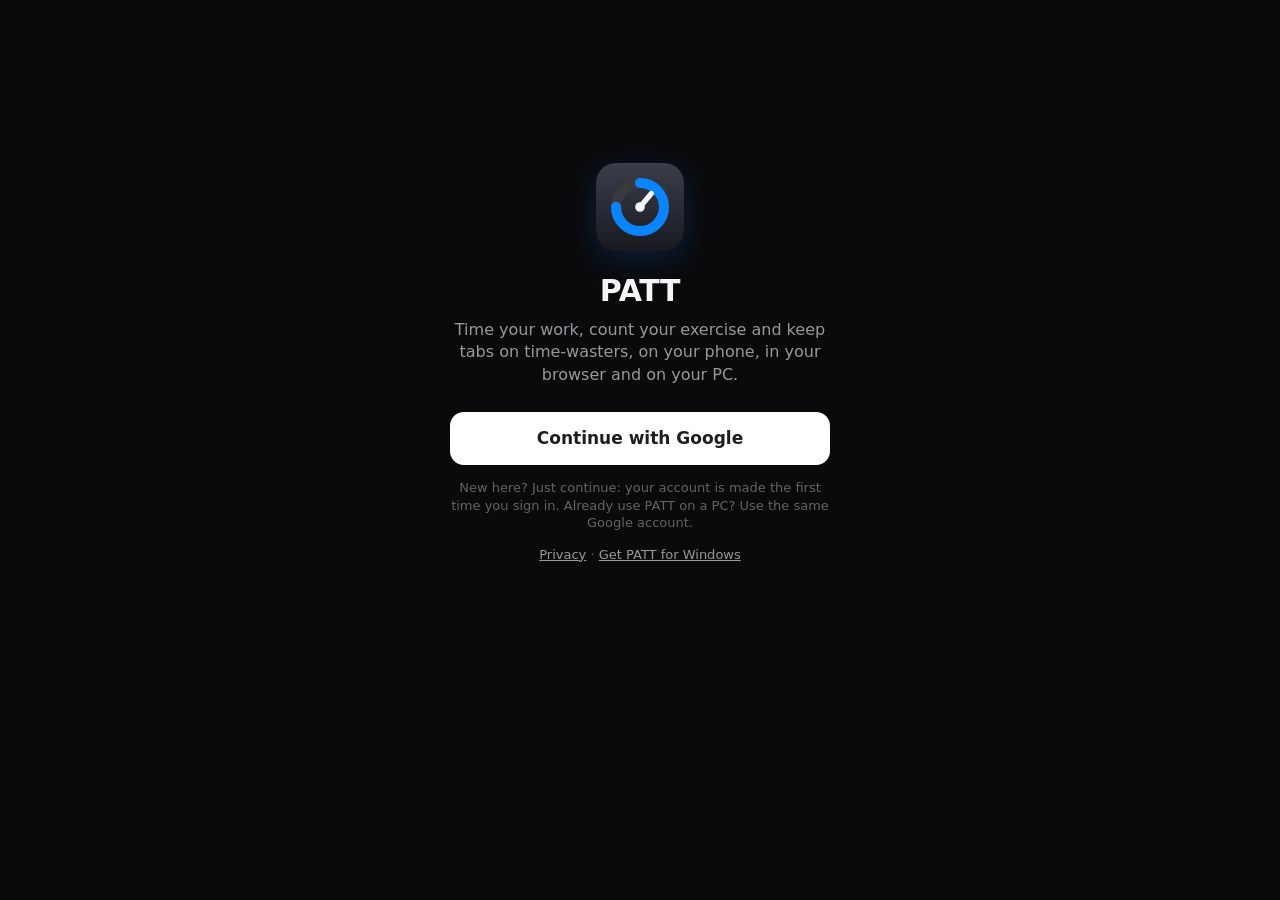
<file: index.html>
<!doctype html>
<html lang="en">
<head>
  <meta charset="utf-8">
  <meta name="viewport" content="width=device-width, initial-scale=1, viewport-fit=cover">
  <meta name="apple-mobile-web-app-capable" content="yes">
  <meta name="mobile-web-app-capable" content="yes">
  <meta name="apple-mobile-web-app-status-bar-style" content="black-translucent">
  <meta name="apple-mobile-web-app-title" content="PATT">
  <meta name="theme-color" content="#0a0a0c">
  <meta name="color-scheme" content="dark">
  <title>PATT</title>
  <link rel="manifest" href="manifest.webmanifest">
  <link rel="apple-touch-icon" href="[data-uri]">
  <link rel="icon" type="image/svg+xml" href="icon.svg">
  <link rel="stylesheet" href="styles.css">
</head>
<body>
  <main id="app" aria-live="polite"></main>
  <div id="sheet" class="sheet hidden" role="dialog" aria-modal="true"></div>
  <div id="toast" class="toast hidden" role="status"></div>
  <script type="module" src="app.js"></script>
</body>
</html>
</file>
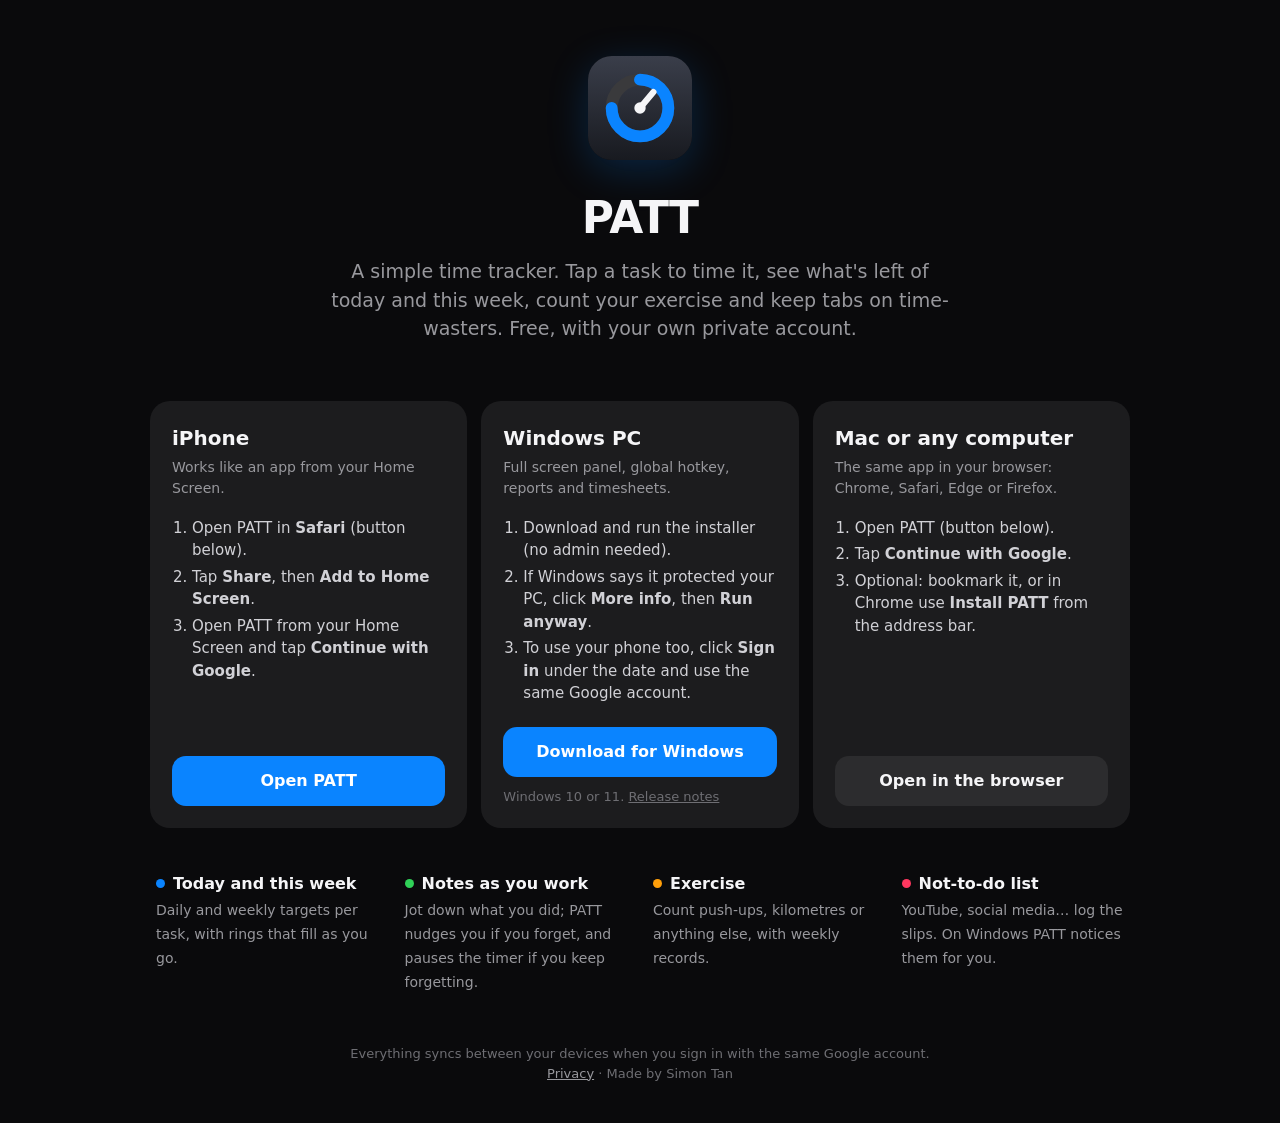
<file: get/index.html>
<!doctype html>
<html lang="en">
<head>
  <meta charset="utf-8">
  <meta name="viewport" content="width=device-width, initial-scale=1, viewport-fit=cover">
  <meta name="color-scheme" content="dark">
  <meta name="theme-color" content="#0a0a0c">
  <title>Get PATT</title>
  <meta name="description" content="PATT: a simple time tracker for your iPhone, your browser and your Windows PC.">
  <link rel="icon" type="image/svg+xml" href="../icon.svg">
  <style>
    :root { --bg: #0a0a0c; --card: #1c1c1e; --tile: #2c2c2e; --text: #f5f5f7; --muted: #98989d;
            --faint: #6e6e73; --accent: #0a84ff; --good: #30d158; --warn: #ff9f0a; }
    * { box-sizing: border-box; }
    body { margin: 0; background: var(--bg); color: var(--text);
           font: 16px/1.5 -apple-system, BlinkMacSystemFont, "SF Pro Text", "Segoe UI", system-ui, sans-serif;
           padding: max(20px, env(safe-area-inset-top)) 16px 40px; }
    main { max-width: 980px; margin: 0 auto; }
    .hero { text-align: center; padding: 36px 0 28px; }
    .hero img { width: 104px; height: 104px; border-radius: 24px; box-shadow: 0 10px 40px rgba(10,132,255,.22); }
    h1 { font-size: 44px; letter-spacing: -.02em; margin: 18px 0 6px; }
    .lead { color: var(--muted); font-size: 19px; max-width: 620px; margin: 0 auto; }
    .grid { display: grid; grid-template-columns: repeat(auto-fit, minmax(270px, 1fr)); gap: 14px; margin-top: 30px; }
    .card { background: var(--card); border-radius: 20px; padding: 22px; display: flex; flex-direction: column; }
    .card h2 { font-size: 20px; margin: 0 0 4px; }
    .card .sub { color: var(--muted); font-size: 14px; margin: 0 0 14px; }
    ol { margin: 0 0 18px; padding-left: 20px; color: #d1d1d6; font-size: 15px; }
    ol li { margin: 4px 0; }
    .btn { margin-top: auto; display: block; text-align: center; text-decoration: none; background: var(--accent);
           color: white; font-weight: 600; padding: 13px; border-radius: 14px; }
    .btn.sec { background: var(--tile); color: var(--text); }
    .note { color: var(--faint); font-size: 13px; margin: 10px 0 0; }
    .feats { display: grid; grid-template-columns: repeat(auto-fit, minmax(220px, 1fr)); gap: 14px; margin-top: 40px; }
    .feat { padding: 4px 6px; }
    .feat b { display: block; font-size: 16px; margin-bottom: 2px; }
    .feat span { color: var(--muted); font-size: 14px; }
    .dot { display: inline-block; width: 9px; height: 9px; border-radius: 50%; margin-right: 8px; vertical-align: 1px; }
    footer { text-align: center; color: var(--faint); font-size: 13px; margin-top: 46px; }
    footer a { color: var(--muted); }
    kbd { background: var(--tile); border-radius: 6px; padding: 1px 6px; font: inherit; font-size: 13px; }
  </style>
</head>
<body>
<main>
  <section class="hero">
    <img src="../icon.svg" alt="">
    <h1>PATT</h1>
    <p class="lead">A simple time tracker. Tap a task to time it, see what's left of today and this week,
      count your exercise and keep tabs on time-wasters. Free, with your own private account.</p>
  </section>

  <section class="grid">
    <div class="card">
      <h2>iPhone</h2>
      <p class="sub">Works like an app from your Home Screen.</p>
      <ol>
        <li>Open PATT in <b>Safari</b> (button below).</li>
        <li>Tap <b>Share</b>, then <b>Add to Home Screen</b>.</li>
        <li>Open PATT from your Home Screen and tap <b>Continue with Google</b>.</li>
      </ol>
      <a class="btn" href="../">Open PATT</a>
    </div>
    <div class="card">
      <h2>Windows PC</h2>
      <p class="sub">Full screen panel, global hotkey, reports and timesheets.</p>
      <ol>
        <li>Download and run the installer (no admin needed).</li>
        <li>If Windows says it protected your PC, click <b>More info</b>, then <b>Run anyway</b>.</li>
        <li>To use your phone too, click <b>Sign in</b> under the date and use the same Google account.</li>
      </ol>
      <a class="btn" href="https://github.com/simongtan/patt/releases/latest/download/PATT-Setup.exe">Download for Windows</a>
      <p class="note">Windows 10 or 11. <a href="https://github.com/simongtan/patt/releases/latest" style="color:inherit">Release notes</a></p>
    </div>
    <div class="card">
      <h2>Mac or any computer</h2>
      <p class="sub">The same app in your browser: Chrome, Safari, Edge or Firefox.</p>
      <ol>
        <li>Open PATT (button below).</li>
        <li>Tap <b>Continue with Google</b>.</li>
        <li>Optional: bookmark it, or in Chrome use <b>Install PATT</b> from the address bar.</li>
      </ol>
      <a class="btn sec" href="../">Open in the browser</a>
    </div>
  </section>

  <section class="feats">
    <div class="feat"><b><span class="dot" style="background:#0a84ff"></span>Today and this week</b>
      <span>Daily and weekly targets per task, with rings that fill as you go.</span></div>
    <div class="feat"><b><span class="dot" style="background:#30d158"></span>Notes as you work</b>
      <span>Jot down what you did; PATT nudges you if you forget, and pauses the timer if you keep forgetting.</span></div>
    <div class="feat"><b><span class="dot" style="background:#ff9f0a"></span>Exercise</b>
      <span>Count push-ups, kilometres or anything else, with weekly records.</span></div>
    <div class="feat"><b><span class="dot" style="background:#ff375f"></span>Not-to-do list</b>
      <span>YouTube, social media&hellip; log the slips. On Windows PATT notices them for you.</span></div>
  </section>

  <footer>
    Everything syncs between your devices when you sign in with the same Google account.<br>
    <a href="../privacy.html">Privacy</a> &middot; Made by Simon Tan
  </footer>
</main>
</body>
</html>
</file>
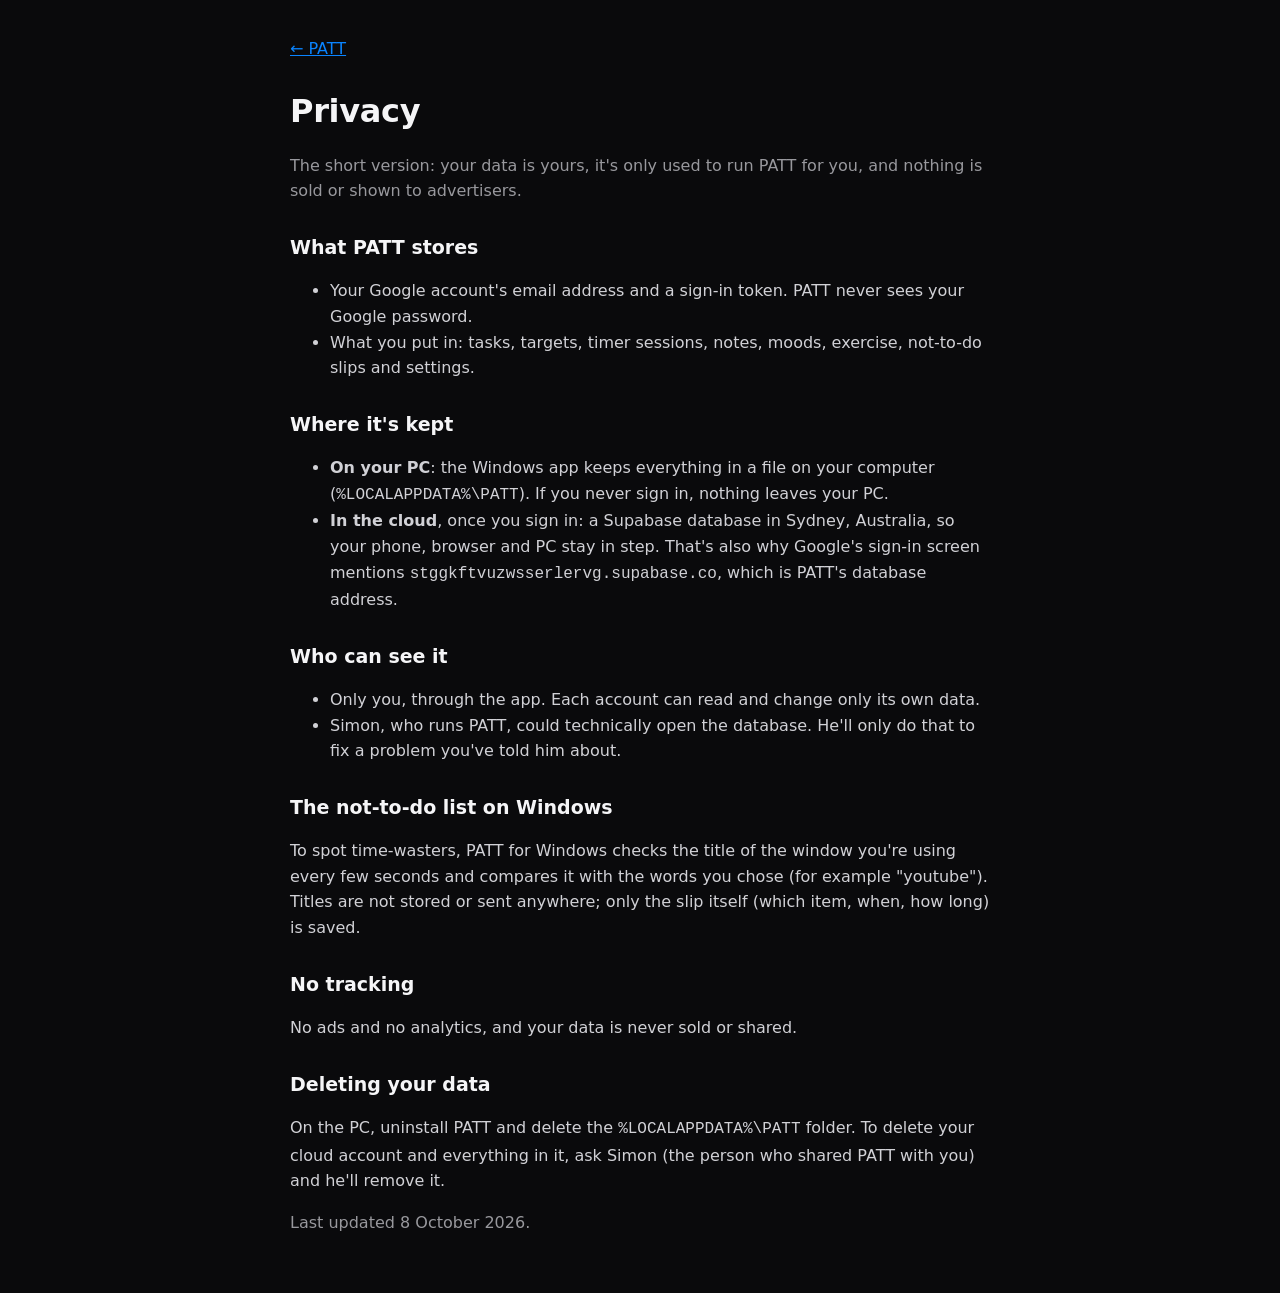
<file: privacy.html>
<!doctype html>
<html lang="en">
<head>
  <meta charset="utf-8">
  <meta name="viewport" content="width=device-width, initial-scale=1, viewport-fit=cover">
  <meta name="color-scheme" content="dark">
  <title>PATT privacy</title>
  <link rel="icon" type="image/svg+xml" href="icon.svg">
  <style>
    body { margin: 0; background: #0a0a0c; color: #f5f5f7; padding: max(20px, env(safe-area-inset-top)) 16px 48px;
           font: 16px/1.6 -apple-system, BlinkMacSystemFont, "SF Pro Text", "Segoe UI", system-ui, sans-serif; }
    main { max-width: 700px; margin: 0 auto; }
    h1 { font-size: 32px; letter-spacing: -.01em; margin: 24px 0 4px; }
    h2 { font-size: 19px; margin: 28px 0 6px; }
    p, li { color: #d1d1d6; }
    .muted { color: #98989d; }
    a { color: #0a84ff; }
  </style>
</head>
<body>
<main>
  <p><a href="get/">&larr; PATT</a></p>
  <h1>Privacy</h1>
  <p class="muted">The short version: your data is yours, it's only used to run PATT for you, and nothing is sold or shown to advertisers.</p>

  <h2>What PATT stores</h2>
  <ul>
    <li>Your Google account's email address and a sign-in token. PATT never sees your Google password.</li>
    <li>What you put in: tasks, targets, timer sessions, notes, moods, exercise, not-to-do slips and settings.</li>
  </ul>

  <h2>Where it's kept</h2>
  <ul>
    <li><b>On your PC</b>: the Windows app keeps everything in a file on your computer
      (<code>%LOCALAPPDATA%\PATT</code>). If you never sign in, nothing leaves your PC.</li>
    <li><b>In the cloud</b>, once you sign in: a Supabase database in Sydney, Australia, so your phone,
      browser and PC stay in step. That's also why Google's sign-in screen mentions
      <code>stggkftvuzwsserlervg.supabase.co</code>, which is PATT's database address.</li>
  </ul>

  <h2>Who can see it</h2>
  <ul>
    <li>Only you, through the app. Each account can read and change only its own data.</li>
    <li>Simon, who runs PATT, could technically open the database. He'll only do that to fix a problem you've told him about.</li>
  </ul>

  <h2>The not-to-do list on Windows</h2>
  <p>To spot time-wasters, PATT for Windows checks the title of the window you're using every few seconds and
    compares it with the words you chose (for example "youtube"). Titles are not stored or sent anywhere; only the slip
    itself (which item, when, how long) is saved.</p>

  <h2>No tracking</h2>
  <p>No ads and no analytics, and your data is never sold or shared.</p>

  <h2>Deleting your data</h2>
  <p>On the PC, uninstall PATT and delete the <code>%LOCALAPPDATA%\PATT</code> folder. To delete your cloud account and
    everything in it, ask Simon (the person who shared PATT with you) and he'll remove it.</p>

  <p class="muted">Last updated 8 October 2026.</p>
</main>
</body>
</html>
</file>
<file: styles.css>
:root {
  --bg: #0a0a0c; --card: #1c1c1e; --tile: #2c2c2e; --tile-hi: #3a3a3c; --border: #38383a;
  --text: #f5f5f7; --muted: #98989d; --faint: #636366;
  --accent: #0a84ff; --good: #30d158; --warn: #ff9f0a; --over: #bf5af2; --danger: #ff453a;
  --gold: #ffd60a; --track: #3a3a3c; --slip: #ff6961; --paused: #4a1512;
  --r: 18px;
}
* { box-sizing: border-box; -webkit-tap-highlight-color: transparent; }
html, body { margin: 0; background: var(--bg); color: var(--text); }
body {
  font: 15px/1.35 -apple-system, BlinkMacSystemFont, "SF Pro Text", "Segoe UI", system-ui, sans-serif;
  padding: max(12px, env(safe-area-inset-top)) max(14px, env(safe-area-inset-right))
           max(18px, env(safe-area-inset-bottom)) max(14px, env(safe-area-inset-left));
  -webkit-user-select: none; user-select: none; overscroll-behavior-y: contain;
}
button { font: inherit; color: inherit; border: 0; background: none; cursor: pointer; }
input { font: inherit; color: var(--text); }
.hidden { display: none !important; }
.muted { color: var(--muted); } .faint { color: var(--faint); } .good { color: var(--good); }
.small { font-size: 12px; } .caps { font-size: 11px; letter-spacing: .06em; text-transform: uppercase;
  color: var(--muted); font-weight: 600; }

/* header */
.head { display: flex; justify-content: space-between; align-items: flex-start; margin: 4px 2px 12px; }
.head h1 { font-size: 26px; margin: 0; font-weight: 700; letter-spacing: -.01em; }
.head .sub { color: var(--muted); font-size: 13px; margin-top: 2px; }
.sync { display: flex; align-items: center; gap: 6px; font-size: 12px; color: var(--muted);
  padding: 6px 10px; border-radius: 999px; background: var(--card); }
.dot { width: 8px; height: 8px; border-radius: 50%; background: var(--faint); display: inline-block; }
.dot.ok { background: var(--good); } .dot.err { background: var(--warn); } .dot.busy { background: var(--accent); }

/* segmented views */
.seg { display: flex; gap: 2px; background: var(--card); padding: 3px; border-radius: 12px;
  overflow-x: auto; margin-bottom: 12px; scrollbar-width: none; }
.seg button { padding: 7px 16px; border-radius: 9px; color: var(--muted); white-space: nowrap; }
.seg button.on { background: var(--tile-hi); color: var(--text); font-weight: 600; }

.card { background: var(--card); border-radius: var(--r); padding: 14px 16px; margin-bottom: 12px; }

/* now card */
.now-row { display: flex; align-items: center; gap: 10px; }
.now-name { font-weight: 600; font-size: 17px; flex: 1; min-width: 0; overflow: hidden;
  text-overflow: ellipsis; white-space: nowrap; }
.clock { font-size: 44px; font-weight: 600; letter-spacing: -.02em; font-variant-numeric: tabular-nums; }
.stop { background: var(--danger); color: white; font-weight: 600; padding: 9px 20px; border-radius: 999px; }
.stop:disabled { background: var(--tile); color: var(--faint); }
.note { display: flex; gap: 8px; margin-top: 10px; }
.note input { flex: 1; min-width: 0; background: var(--tile); border: 0; border-radius: 12px; padding: 10px 12px;
  outline: none; -webkit-user-select: text; user-select: text; }
.note input::placeholder { color: var(--faint); }
.note button { background: var(--accent); color: white; border-radius: 12px; padding: 0 14px; font-weight: 600; }
.note button:disabled { background: var(--tile); color: var(--faint); }
.notes { margin-top: 8px; color: var(--muted); font-size: 13px; }
.notes div { margin-top: 2px; } .notes b { color: var(--faint); font-weight: 500; margin-right: 6px; }

.chip { font-size: 12px; font-variant-numeric: tabular-nums; }

/* counters: rings + two figures */
.rings-row { display: flex; align-items: center; gap: 16px; margin-top: 8px; }
.rings { width: 112px; height: 112px; flex: none; }
.metrics { flex: 1; min-width: 0; display: flex; flex-direction: column; gap: 10px; }
.metric .lbl { font-size: 13px; font-weight: 600; }
.metric .big { font-size: 28px; font-weight: 600; letter-spacing: -.02em; font-variant-numeric: tabular-nums; }
.bar { height: 6px; border-radius: 3px; background: var(--track); overflow: hidden; margin-top: 6px; }
.bar i { display: block; height: 100%; background: var(--accent); border-radius: 3px; }
.bar i.full { background: var(--good); } .bar i.over { background: var(--over); }

/* tiles */
.tiles { display: grid; grid-template-columns: 1fr 1fr; gap: 10px; margin-bottom: 12px; }
.tile { background: var(--card); border-radius: var(--r); padding: 12px 13px; text-align: left;
  min-height: 118px; display: flex; flex-direction: column; border: 2px solid transparent;
  transition: transform .08s; }
.tile:active { transform: scale(.97); }
.tile .t-name { font-weight: 600; font-size: 15px; display: flex; gap: 7px; align-items: flex-start; }
.tile .t-name .dot { margin-top: 6px; flex: none; }
.tile .t-big { font-size: 26px; font-weight: 600; margin-top: auto; font-variant-numeric: tabular-nums; }
.tile .t-big small { font-size: 12px; color: var(--muted); font-weight: 400; margin-left: 4px; }
.tile .t-meta { font-size: 11px; color: var(--muted); margin-top: 4px; }
.tile .t-run { font-size: 12px; font-weight: 600; margin-top: 4px; font-variant-numeric: tabular-nums; }

/* moods */
.moods { display: grid; grid-template-columns: repeat(3, 1fr); gap: 6px; margin-top: 10px; }
.moods button { background: var(--tile); border-radius: 999px; padding: 8px 4px; color: var(--muted); font-size: 13px; }
.moods button.on { color: var(--text); }

/* exercise */
.ex { display: grid; grid-template-columns: 1fr 1fr; gap: 10px; margin-top: 8px; }
.ex button { background: var(--tile); border-radius: 14px; padding: 10px 12px; text-align: left; }
.ex .val { font-size: 22px; font-weight: 600; font-variant-numeric: tabular-nums; }
.ex .rec { font-size: 11px; color: var(--faint); }
.ex .rec.new { color: var(--gold); }

/* welcome / sign in */
.welcome { max-width: 380px; margin: 0 auto; min-height: 78vh; display: flex; flex-direction: column;
  justify-content: center; text-align: center; }
.welcome .logo { width: 88px; height: 88px; border-radius: 20px; margin: 0 auto 20px;
  box-shadow: 0 8px 30px rgba(10, 132, 255, .18); }
.welcome h1 { margin: 0 0 8px; font-size: 30px; font-weight: 700; letter-spacing: -.01em; }
.welcome .lead { color: var(--muted); margin: 0 0 26px; font-size: 16px; line-height: 1.4; }
.welcome .fine { color: var(--faint); font-size: 13px; margin: 14px 0 0; }
.welcome .btn { margin-top: 0; padding: 15px; font-size: 17px; }
.welcome .btn.secondary { margin-top: 10px; }
.welcome .waiting { justify-content: center; margin: 0 0 22px; }
.welcome .err:empty { display: none; }

/* forms */
.form { max-width: 420px; margin: 8vh auto 0; }
.form h2 { margin: 0 0 6px; font-size: 24px; }
.form p { color: var(--muted); margin: 0 0 14px; }
.form label { display: block; font-size: 13px; color: var(--muted); margin: 12px 0 4px; }
.form input, .form textarea { width: 100%; background: var(--card); border: 1px solid var(--border);
  border-radius: 12px; padding: 12px; outline: none; color: var(--text); font: inherit;
  -webkit-user-select: text; user-select: text; }
.form textarea { min-height: 84px; resize: vertical; font-size: 13px; }
.btn { display: block; width: 100%; padding: 13px; border-radius: 14px; background: var(--accent);
  color: white; font-weight: 600; margin-top: 16px; }
.btn.secondary { background: var(--tile); color: var(--text); margin-top: 8px; }
.btn.google { background: #fff; color: #1f1f1f; }
.btn.danger { background: var(--danger); }
.link.block { display: block; width: 100%; text-align: center; margin-top: 6px; color: var(--muted); }

/* check-in sheet */
.ci h3.ci-q { font-size: 22px; line-height: 1.2; margin: 10px 0 6px; letter-spacing: -.01em; }
.ci textarea { width: 100%; margin-top: 14px; background: var(--tile); border: 0; border-radius: 14px; padding: 12px;
  color: var(--text); font: inherit; outline: none; resize: none; -webkit-user-select: text; user-select: text; }
.ci textarea::placeholder { color: var(--faint); }
.ci.paused { animation: flashred 1.3s steps(1, end) infinite; }
@keyframes flashred { 50% { background: var(--paused); } }
.waiting { display: flex; align-items: center; gap: 8px; color: var(--muted); margin-top: 18px; }
.waiting .dot { animation: pulse 1.2s ease-in-out infinite; }
@keyframes pulse { 50% { opacity: .25; } }
.link { color: var(--accent); padding: 8px 0; }
.err { color: var(--warn); font-size: 13px; margin-top: 10px; min-height: 1em; }

/* bottom sheet (exercise keypad) */
.sheet { position: fixed; inset: 0; background: rgba(0,0,0,.55); display: flex; align-items: flex-end; z-index: 10; }
.sheet .panel { width: 100%; background: var(--card); border-radius: 22px 22px 0 0; padding: 16px 16px
  max(16px, env(safe-area-inset-bottom)); max-height: 92vh; overflow-y: auto; }
.sheet h3 { margin: 0; font-size: 20px; }
.display { background: var(--tile); border-radius: 14px; font-size: 40px; font-weight: 600; text-align: right;
  padding: 6px 16px; margin: 10px 0; font-variant-numeric: tabular-nums; }
.quick, .keys { display: grid; gap: 6px; }
.quick { grid-template-columns: repeat(4, 1fr); margin-bottom: 6px; }
.keys { grid-template-columns: repeat(3, 1fr); }
.quick button { background: #22344a; border-radius: 12px; padding: 12px 0; font-size: 17px; font-weight: 700; }
.keys button { background: var(--tile); border-radius: 12px; padding: 13px 0; font-size: 22px; }
.sets { color: var(--muted); font-size: 13px; margin-top: 10px; }
.row2 { display: flex; justify-content: space-between; align-items: center; margin-top: 10px; }

.toast { position: fixed; left: 50%; transform: translateX(-50%); bottom: max(24px, env(safe-area-inset-bottom));
  background: #2c2c2eee; color: var(--text); padding: 10px 16px; border-radius: 999px; font-size: 14px; z-index: 20;
  max-width: 90vw; text-align: center; }
.footer { text-align: center; color: var(--faint); font-size: 12px; margin-top: 6px; }
.footer button { color: var(--faint); text-decoration: underline; font-size: 12px; }

/* ---- 1.4: header button, layout, set-up screens ---- */
.head-r { display: flex; align-items: center; gap: 8px; }
.icon-btn { width: 34px; height: 34px; border-radius: 50%; background: var(--card); color: var(--muted);
  display: inline-flex; align-items: center; justify-content: center; flex: none; }
.icon-btn:active { background: var(--tile); }

/* phones: one column in this order; wide screens: tiles left, Now/rings/mood right */
.cols { display: flex; flex-direction: column; }
.colL, .colR { display: contents; }
#seg { order: 1; } #now { order: 2; } #counters { order: 3; } #tiles { order: 4; }
#exCard { order: 5; } #avCard { order: 6; } #moodCard { order: 7; }
@media (min-width: 900px) {
  body { max-width: 1240px; margin: 0 auto; padding-left: 28px; padding-right: 28px; }
  .head { margin-top: 18px; }
  .cols { display: grid; grid-template-columns: minmax(0, 1fr) 360px; gap: 0 20px; align-items: start; }
  .colL, .colR { display: block; }
  .tiles { grid-template-columns: repeat(auto-fill, minmax(210px, 1fr)); }
  .tile { min-height: 140px; }
  .ex { grid-template-columns: repeat(auto-fill, minmax(150px, 1fr)); }
  .sheet { align-items: center; justify-content: center; }
  .sheet .panel { max-width: 540px; border-radius: 22px; max-height: 88vh; }
}

/* empty states */
.empty { text-align: center; padding: 26px 16px; }
.empty-t { font-size: 19px; font-weight: 600; margin-bottom: 4px; }
.btn.pill { display: inline-block; width: auto; padding: 10px 22px; border-radius: 999px; margin-top: 14px; }
.empty-row { display: flex; align-items: center; justify-content: space-between; gap: 10px; grid-column: 1 / -1; }
.chip-btn { background: var(--tile); color: var(--text); border-radius: 999px; padding: 7px 14px; font-size: 13px;
  white-space: nowrap; }
.chip-btn.on { background: var(--accent); color: white; }

/* set-up sheet */
.mgr h3 { margin: 0; font-size: 18px; }
.seg.mini { margin: 12px 0 4px; }
.seg.mini button { flex: 1; padding: 7px 8px; }
.grp { font-size: 12px; letter-spacing: .05em; text-transform: uppercase; color: var(--muted); font-weight: 600;
  margin: 18px 4px 6px; }
.list { background: var(--tile); border-radius: 14px; overflow: hidden; }
.row { display: flex; align-items: center; gap: 10px; width: 100%; text-align: left; padding: 11px 14px;
  border-bottom: 1px solid var(--border); }
.list .row:last-child { border-bottom: 0; }
.row .dot { flex: none; }
.row-main { flex: 1; min-width: 0; display: flex; flex-direction: column; }
.row-main b { font-weight: 500; overflow: hidden; text-overflow: ellipsis; white-space: nowrap; }
.chev { color: var(--faint); font-size: 22px; line-height: 1; }
.form-card { background: var(--tile); border-radius: 14px; padding: 4px 14px; margin-top: 12px; }
.fld { display: flex; flex-wrap: wrap; align-items: center; gap: 4px 12px; padding: 10px 0;
  border-bottom: 1px solid var(--border); }
.form-card > :last-child { border-bottom: 0; }
.fld > span { flex: 0 0 120px; color: var(--muted); font-size: 14px; }
.fld input, .fld select { flex: 1; min-width: 0; background: transparent; border: 0; outline: none; color: var(--text);
  font: inherit; text-align: right; -webkit-user-select: text; user-select: text; padding: 4px 0; }
.fld select { text-align-last: right; appearance: none; -webkit-appearance: none; }
.fld input::placeholder { color: var(--faint); }
.fld em { flex: 1 0 100%; font-style: normal; font-size: 12px; color: var(--faint); text-align: right; }
.tog { display: flex; align-items: center; gap: 10px; padding: 11px 0; border-bottom: 1px solid var(--border);
  font-size: 14px; }
.tog input { width: 20px; height: 20px; accent-color: var(--accent); flex: none; }
.swatches { flex: 1; display: flex; flex-wrap: wrap; gap: 8px; justify-content: flex-end; }
.sw { width: 26px; height: 26px; border-radius: 50%; border: 2px solid transparent; }
.sw.on { border-color: var(--text); box-shadow: 0 0 0 2px var(--tile) inset; }
.chips { display: flex; flex-wrap: wrap; gap: 8px; }
.danger-t { color: var(--danger) !important; }
.small-logo { display: block; width: 64px; height: 64px; border-radius: 15px; margin: 4px auto 10px; }
.welcome-sheet p { margin: 6px 0 4px; }
.welcome .fine a { color: var(--muted); }
</file>
